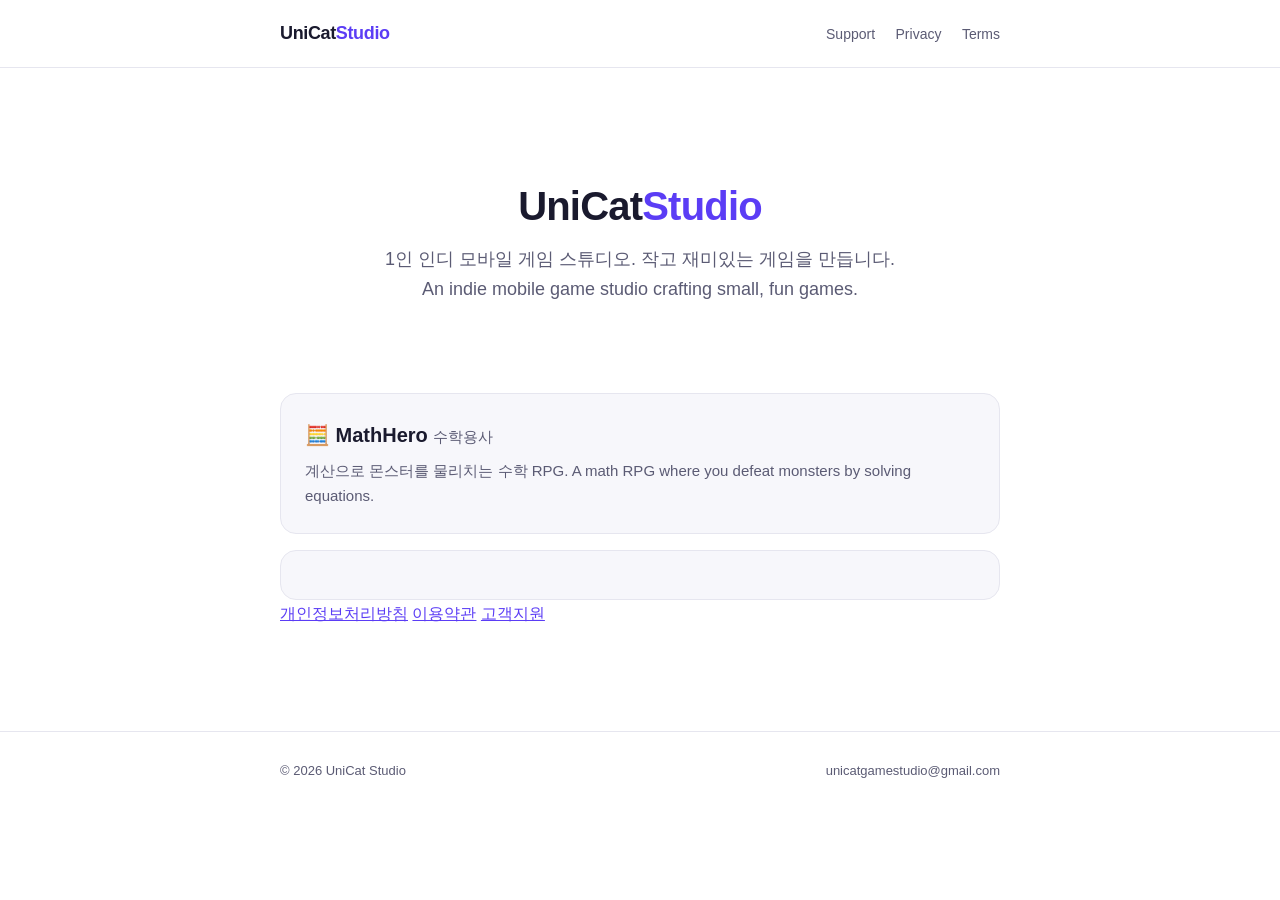
<file: index.html>
<!DOCTYPE html>
<html lang="ko">
<head>
  <meta charset="UTF-8">
  <meta name="viewport" content="width=device-width, initial-scale=1">
  <title>UniCat Studio</title>
  <meta name="description" content="UniCat Studio — indie mobile game studio. Makers of MathHero.">
  <link rel="stylesheet" href="style.css">
</head>
<body>
  <header class="site">
    <div class="wrap">
      <a class="brand" href="/">UniCat<span>Studio</span></a>
      <nav class="site">
        <a href="/mathhero/support.html">Support</a>
        <a href="/mathhero/privacy.html">Privacy</a>
        <a href="/mathhero/terms.html">Terms</a>
      </nav>
    </div>
  </header>

  <main>
    <div class="wrap">
      <section class="hero">
        <h1>UniCat<span style="color:var(--accent)">Studio</span></h1>
        <p>1인 인디 모바일 게임 스튜디오. 작고 재미있는 게임을 만듭니다.<br>An indie mobile game studio crafting small, fun games.</p>
      </section>

      <section class="games">
        <a class="game-card" href="/mathhero/support.html">
          <h3>🧮 MathHero <span style="color:var(--muted);font-weight:400;font-size:15px">수학용사</span></h3>
          <p>계산으로 몬스터를 물리치는 수학 RPG. A math RPG where you defeat monsters by solving equations.</p>
          <div class="links">
            <a href="/mathhero/privacy.html">개인정보처리방침</a>
            <a href="/mathhero/terms.html">이용약관</a>
            <a href="/mathhero/support.html">고객지원</a>
          </div>
        </a>
      </section>
    </div>
  </main>

  <footer class="site">
    <div class="wrap">
      <span>© 2026 UniCat Studio</span>
      <a href="mailto:unicatgamestudio@gmail.com">unicatgamestudio@gmail.com</a>
    </div>
  </footer>
</body>
</html>
</file>
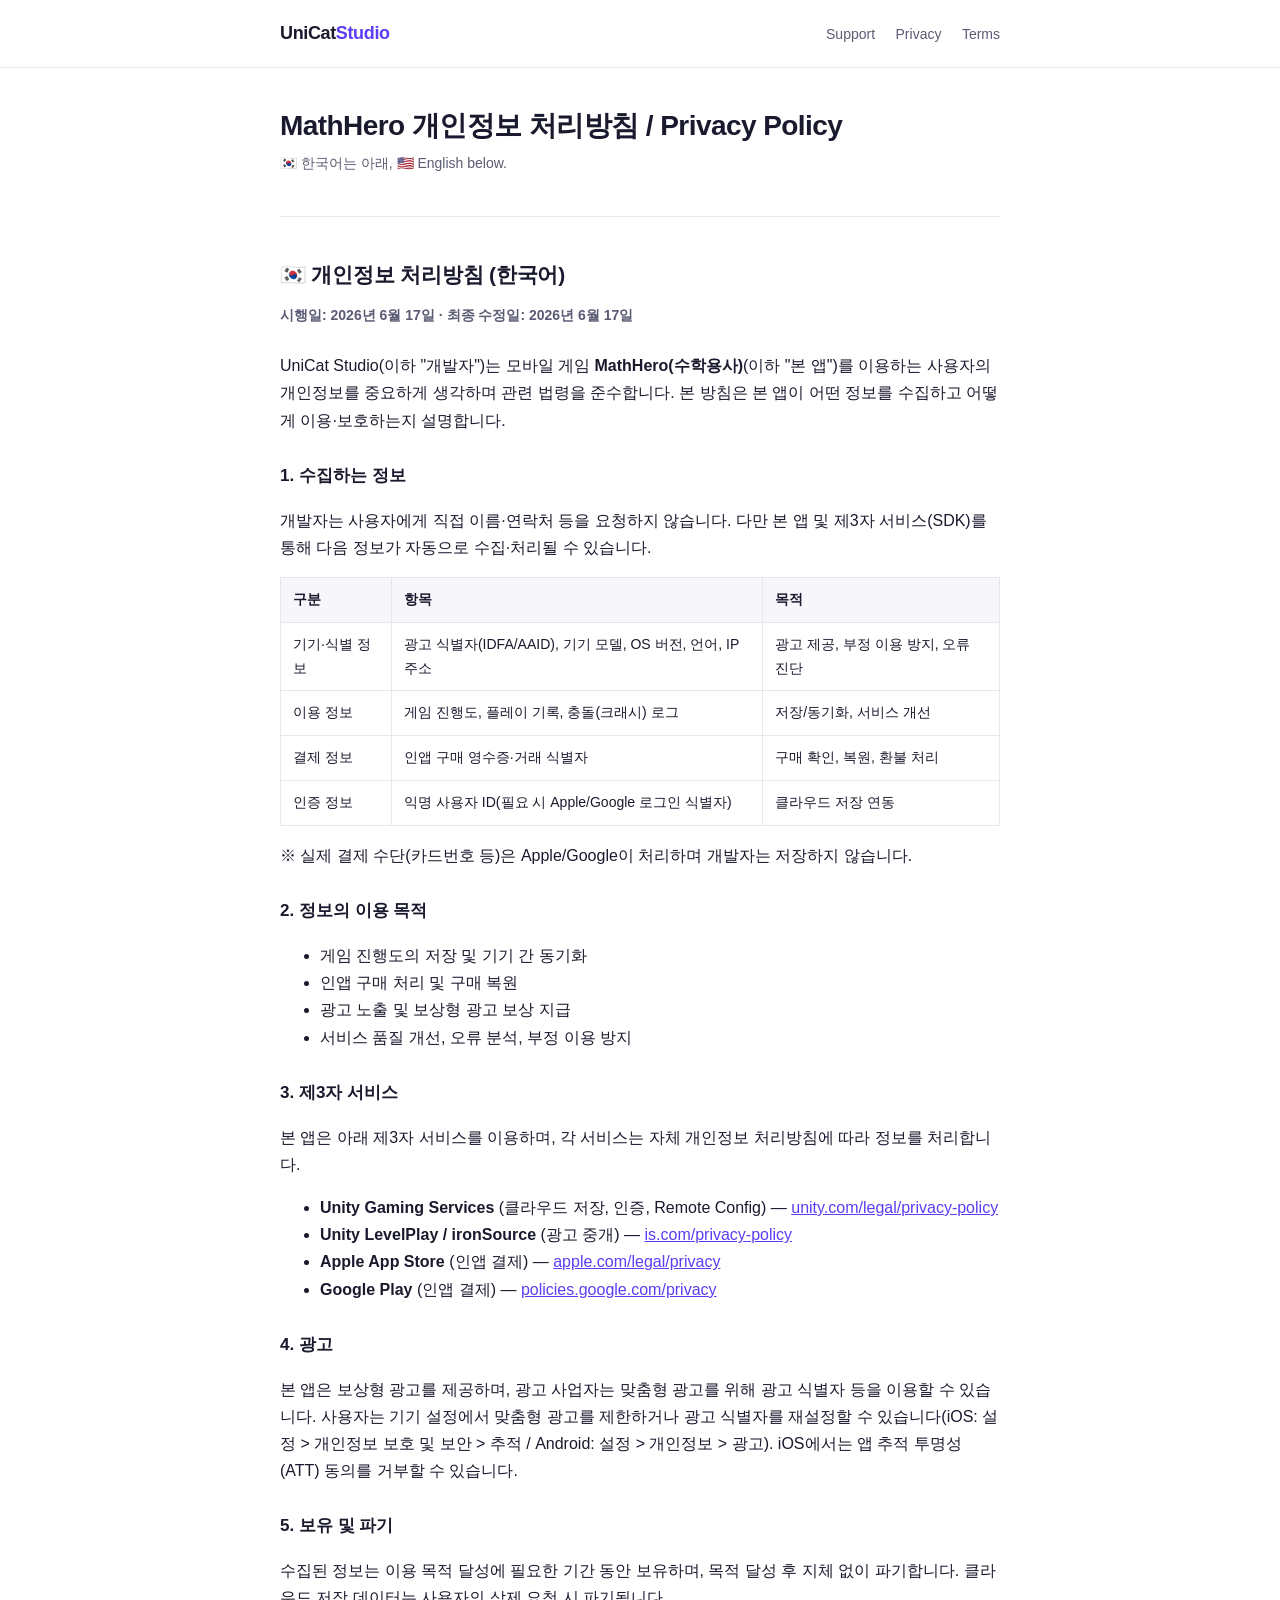
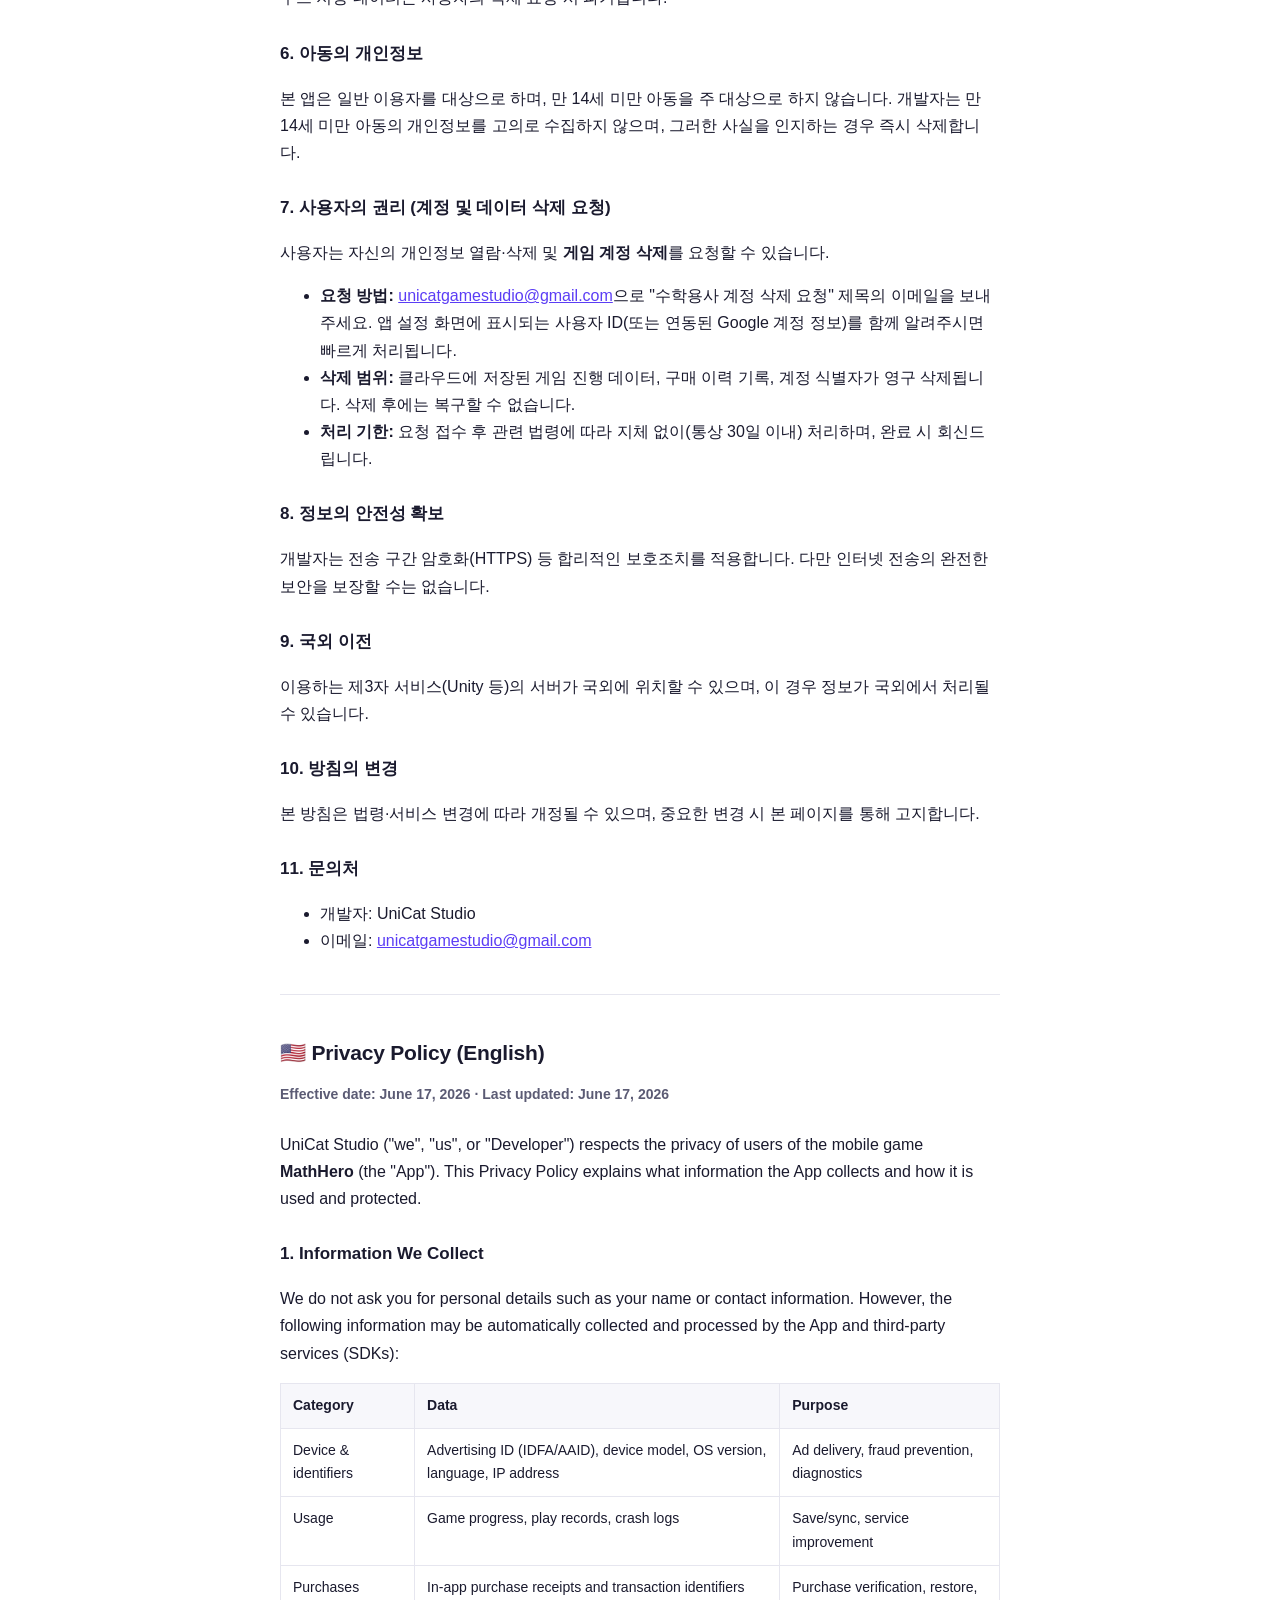
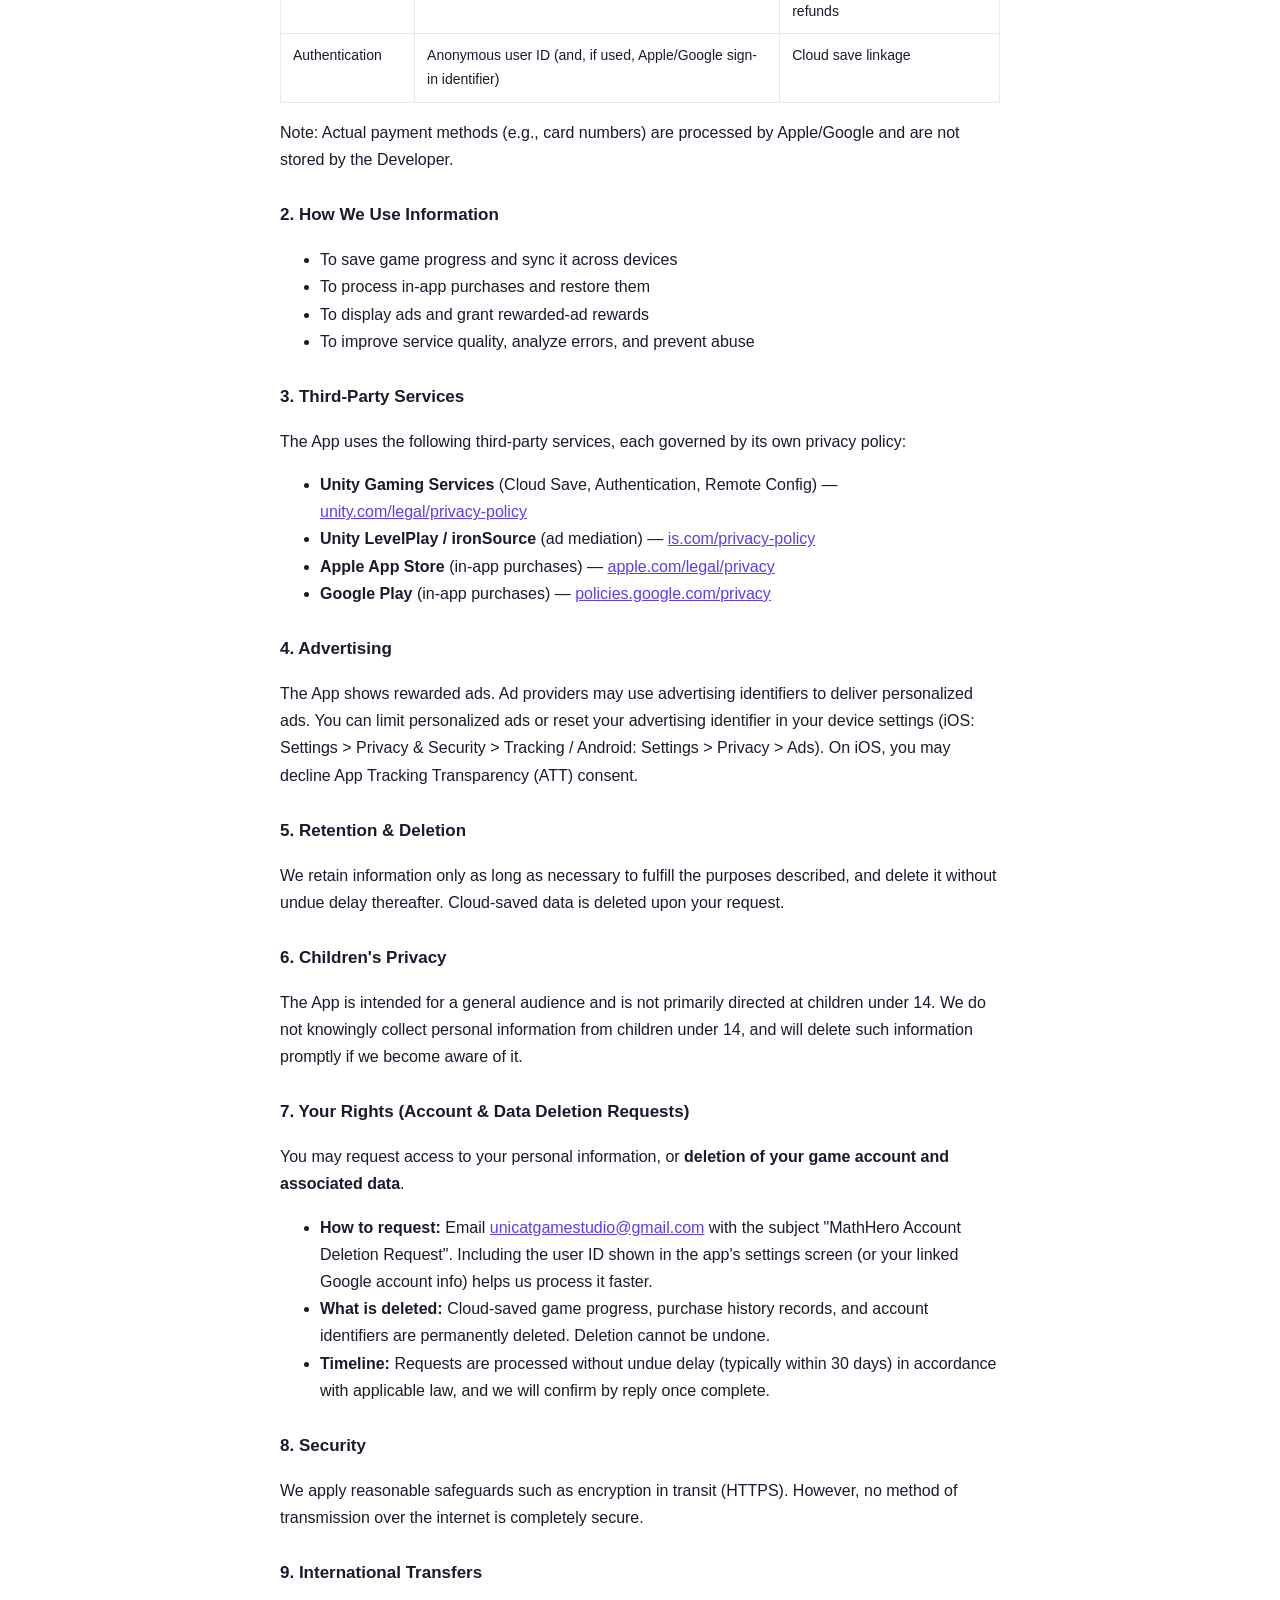
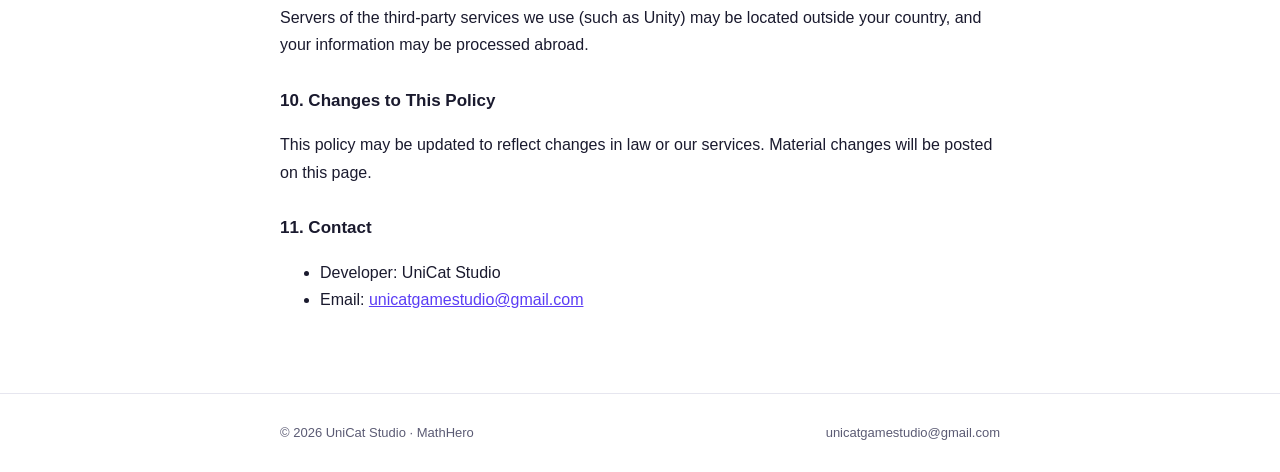
<file: mathhero/privacy.html>
<!DOCTYPE html>
<html lang="ko">
<head>
  <meta charset="UTF-8">
  <meta name="viewport" content="width=device-width, initial-scale=1">
  <title>MathHero 개인정보 처리방침 / Privacy Policy</title>
  <meta name="description" content="Privacy Policy for MathHero by UniCat Studio.">
  <link rel="stylesheet" href="../style.css">
</head>
<body>
  <header class="site">
    <div class="wrap">
      <a class="brand" href="/">UniCat<span>Studio</span></a>
      <nav class="site">
        <a href="/mathhero/support.html">Support</a>
        <a href="/mathhero/privacy.html">Privacy</a>
        <a href="/mathhero/terms.html">Terms</a>
      </nav>
    </div>
  </header>

  <main>
    <div class="wrap">
      <h1>MathHero 개인정보 처리방침 / Privacy Policy</h1>
      <blockquote>🇰🇷 한국어는 아래, 🇺🇸 English below.</blockquote>
      <hr>

      <h2>🇰🇷 개인정보 처리방침 (한국어)</h2>
      <p class="meta"><strong>시행일: 2026년 6월 17일 · 최종 수정일: 2026년 6월 17일</strong></p>
      <p>UniCat Studio(이하 "개발자")는 모바일 게임 <strong>MathHero(수학용사)</strong>(이하 "본 앱")를 이용하는 사용자의 개인정보를 중요하게 생각하며 관련 법령을 준수합니다. 본 방침은 본 앱이 어떤 정보를 수집하고 어떻게 이용·보호하는지 설명합니다.</p>

      <h3>1. 수집하는 정보</h3>
      <p>개발자는 사용자에게 직접 이름·연락처 등을 요청하지 않습니다. 다만 본 앱 및 제3자 서비스(SDK)를 통해 다음 정보가 자동으로 수집·처리될 수 있습니다.</p>
      <table>
        <thead><tr><th>구분</th><th>항목</th><th>목적</th></tr></thead>
        <tbody>
          <tr><td>기기·식별 정보</td><td>광고 식별자(IDFA/AAID), 기기 모델, OS 버전, 언어, IP 주소</td><td>광고 제공, 부정 이용 방지, 오류 진단</td></tr>
          <tr><td>이용 정보</td><td>게임 진행도, 플레이 기록, 충돌(크래시) 로그</td><td>저장/동기화, 서비스 개선</td></tr>
          <tr><td>결제 정보</td><td>인앱 구매 영수증·거래 식별자</td><td>구매 확인, 복원, 환불 처리</td></tr>
          <tr><td>인증 정보</td><td>익명 사용자 ID(필요 시 Apple/Google 로그인 식별자)</td><td>클라우드 저장 연동</td></tr>
        </tbody>
      </table>
      <p>※ 실제 결제 수단(카드번호 등)은 Apple/Google이 처리하며 개발자는 저장하지 않습니다.</p>

      <h3>2. 정보의 이용 목적</h3>
      <ul>
        <li>게임 진행도의 저장 및 기기 간 동기화</li>
        <li>인앱 구매 처리 및 구매 복원</li>
        <li>광고 노출 및 보상형 광고 보상 지급</li>
        <li>서비스 품질 개선, 오류 분석, 부정 이용 방지</li>
      </ul>

      <h3>3. 제3자 서비스</h3>
      <p>본 앱은 아래 제3자 서비스를 이용하며, 각 서비스는 자체 개인정보 처리방침에 따라 정보를 처리합니다.</p>
      <ul>
        <li><strong>Unity Gaming Services</strong> (클라우드 저장, 인증, Remote Config) — <a href="https://unity.com/legal/privacy-policy">unity.com/legal/privacy-policy</a></li>
        <li><strong>Unity LevelPlay / ironSource</strong> (광고 중개) — <a href="https://www.is.com/privacy-policy/">is.com/privacy-policy</a></li>
        <li><strong>Apple App Store</strong> (인앱 결제) — <a href="https://www.apple.com/legal/privacy/">apple.com/legal/privacy</a></li>
        <li><strong>Google Play</strong> (인앱 결제) — <a href="https://policies.google.com/privacy">policies.google.com/privacy</a></li>
      </ul>

      <h3>4. 광고</h3>
      <p>본 앱은 보상형 광고를 제공하며, 광고 사업자는 맞춤형 광고를 위해 광고 식별자 등을 이용할 수 있습니다. 사용자는 기기 설정에서 맞춤형 광고를 제한하거나 광고 식별자를 재설정할 수 있습니다(iOS: 설정 &gt; 개인정보 보호 및 보안 &gt; 추적 / Android: 설정 &gt; 개인정보 &gt; 광고). iOS에서는 앱 추적 투명성(ATT) 동의를 거부할 수 있습니다.</p>

      <h3>5. 보유 및 파기</h3>
      <p>수집된 정보는 이용 목적 달성에 필요한 기간 동안 보유하며, 목적 달성 후 지체 없이 파기합니다. 클라우드 저장 데이터는 사용자의 삭제 요청 시 파기됩니다.</p>

      <h3>6. 아동의 개인정보</h3>
      <p>본 앱은 일반 이용자를 대상으로 하며, 만 14세 미만 아동을 주 대상으로 하지 않습니다. 개발자는 만 14세 미만 아동의 개인정보를 고의로 수집하지 않으며, 그러한 사실을 인지하는 경우 즉시 삭제합니다.</p>

      <h3 id="delete-account">7. 사용자의 권리 (계정 및 데이터 삭제 요청)</h3>
      <p>사용자는 자신의 개인정보 열람·삭제 및 <strong>게임 계정 삭제</strong>를 요청할 수 있습니다.</p>
      <ul>
        <li><strong>요청 방법:</strong> <a href="mailto:unicatgamestudio@gmail.com">unicatgamestudio@gmail.com</a>으로 "수학용사 계정 삭제 요청" 제목의 이메일을 보내주세요. 앱 설정 화면에 표시되는 사용자 ID(또는 연동된 Google 계정 정보)를 함께 알려주시면 빠르게 처리됩니다.</li>
        <li><strong>삭제 범위:</strong> 클라우드에 저장된 게임 진행 데이터, 구매 이력 기록, 계정 식별자가 영구 삭제됩니다. 삭제 후에는 복구할 수 없습니다.</li>
        <li><strong>처리 기한:</strong> 요청 접수 후 관련 법령에 따라 지체 없이(통상 30일 이내) 처리하며, 완료 시 회신드립니다.</li>
      </ul>

      <h3>8. 정보의 안전성 확보</h3>
      <p>개발자는 전송 구간 암호화(HTTPS) 등 합리적인 보호조치를 적용합니다. 다만 인터넷 전송의 완전한 보안을 보장할 수는 없습니다.</p>

      <h3>9. 국외 이전</h3>
      <p>이용하는 제3자 서비스(Unity 등)의 서버가 국외에 위치할 수 있으며, 이 경우 정보가 국외에서 처리될 수 있습니다.</p>

      <h3>10. 방침의 변경</h3>
      <p>본 방침은 법령·서비스 변경에 따라 개정될 수 있으며, 중요한 변경 시 본 페이지를 통해 고지합니다.</p>

      <h3>11. 문의처</h3>
      <ul>
        <li>개발자: UniCat Studio</li>
        <li>이메일: <a href="mailto:unicatgamestudio@gmail.com">unicatgamestudio@gmail.com</a></li>
      </ul>

      <hr>

      <h2>🇺🇸 Privacy Policy (English)</h2>
      <p class="meta"><strong>Effective date: June 17, 2026 · Last updated: June 17, 2026</strong></p>
      <p>UniCat Studio ("we", "us", or "Developer") respects the privacy of users of the mobile game <strong>MathHero</strong> (the "App"). This Privacy Policy explains what information the App collects and how it is used and protected.</p>

      <h3>1. Information We Collect</h3>
      <p>We do not ask you for personal details such as your name or contact information. However, the following information may be automatically collected and processed by the App and third-party services (SDKs):</p>
      <table>
        <thead><tr><th>Category</th><th>Data</th><th>Purpose</th></tr></thead>
        <tbody>
          <tr><td>Device &amp; identifiers</td><td>Advertising ID (IDFA/AAID), device model, OS version, language, IP address</td><td>Ad delivery, fraud prevention, diagnostics</td></tr>
          <tr><td>Usage</td><td>Game progress, play records, crash logs</td><td>Save/sync, service improvement</td></tr>
          <tr><td>Purchases</td><td>In-app purchase receipts and transaction identifiers</td><td>Purchase verification, restore, refunds</td></tr>
          <tr><td>Authentication</td><td>Anonymous user ID (and, if used, Apple/Google sign-in identifier)</td><td>Cloud save linkage</td></tr>
        </tbody>
      </table>
      <p>Note: Actual payment methods (e.g., card numbers) are processed by Apple/Google and are not stored by the Developer.</p>

      <h3>2. How We Use Information</h3>
      <ul>
        <li>To save game progress and sync it across devices</li>
        <li>To process in-app purchases and restore them</li>
        <li>To display ads and grant rewarded-ad rewards</li>
        <li>To improve service quality, analyze errors, and prevent abuse</li>
      </ul>

      <h3>3. Third-Party Services</h3>
      <p>The App uses the following third-party services, each governed by its own privacy policy:</p>
      <ul>
        <li><strong>Unity Gaming Services</strong> (Cloud Save, Authentication, Remote Config) — <a href="https://unity.com/legal/privacy-policy">unity.com/legal/privacy-policy</a></li>
        <li><strong>Unity LevelPlay / ironSource</strong> (ad mediation) — <a href="https://www.is.com/privacy-policy/">is.com/privacy-policy</a></li>
        <li><strong>Apple App Store</strong> (in-app purchases) — <a href="https://www.apple.com/legal/privacy/">apple.com/legal/privacy</a></li>
        <li><strong>Google Play</strong> (in-app purchases) — <a href="https://policies.google.com/privacy">policies.google.com/privacy</a></li>
      </ul>

      <h3>4. Advertising</h3>
      <p>The App shows rewarded ads. Ad providers may use advertising identifiers to deliver personalized ads. You can limit personalized ads or reset your advertising identifier in your device settings (iOS: Settings &gt; Privacy &amp; Security &gt; Tracking / Android: Settings &gt; Privacy &gt; Ads). On iOS, you may decline App Tracking Transparency (ATT) consent.</p>

      <h3>5. Retention &amp; Deletion</h3>
      <p>We retain information only as long as necessary to fulfill the purposes described, and delete it without undue delay thereafter. Cloud-saved data is deleted upon your request.</p>

      <h3>6. Children's Privacy</h3>
      <p>The App is intended for a general audience and is not primarily directed at children under 14. We do not knowingly collect personal information from children under 14, and will delete such information promptly if we become aware of it.</p>

      <h3 id="delete-account-en">7. Your Rights (Account &amp; Data Deletion Requests)</h3>
      <p>You may request access to your personal information, or <strong>deletion of your game account and associated data</strong>.</p>
      <ul>
        <li><strong>How to request:</strong> Email <a href="mailto:unicatgamestudio@gmail.com">unicatgamestudio@gmail.com</a> with the subject "MathHero Account Deletion Request". Including the user ID shown in the app's settings screen (or your linked Google account info) helps us process it faster.</li>
        <li><strong>What is deleted:</strong> Cloud-saved game progress, purchase history records, and account identifiers are permanently deleted. Deletion cannot be undone.</li>
        <li><strong>Timeline:</strong> Requests are processed without undue delay (typically within 30 days) in accordance with applicable law, and we will confirm by reply once complete.</li>
      </ul>

      <h3>8. Security</h3>
      <p>We apply reasonable safeguards such as encryption in transit (HTTPS). However, no method of transmission over the internet is completely secure.</p>

      <h3>9. International Transfers</h3>
      <p>Servers of the third-party services we use (such as Unity) may be located outside your country, and your information may be processed abroad.</p>

      <h3>10. Changes to This Policy</h3>
      <p>This policy may be updated to reflect changes in law or our services. Material changes will be posted on this page.</p>

      <h3>11. Contact</h3>
      <ul>
        <li>Developer: UniCat Studio</li>
        <li>Email: <a href="mailto:unicatgamestudio@gmail.com">unicatgamestudio@gmail.com</a></li>
      </ul>
    </div>
  </main>

  <footer class="site">
    <div class="wrap">
      <span>© 2026 UniCat Studio · MathHero</span>
      <a href="mailto:unicatgamestudio@gmail.com">unicatgamestudio@gmail.com</a>
    </div>
  </footer>
</body>
</html>
</file>
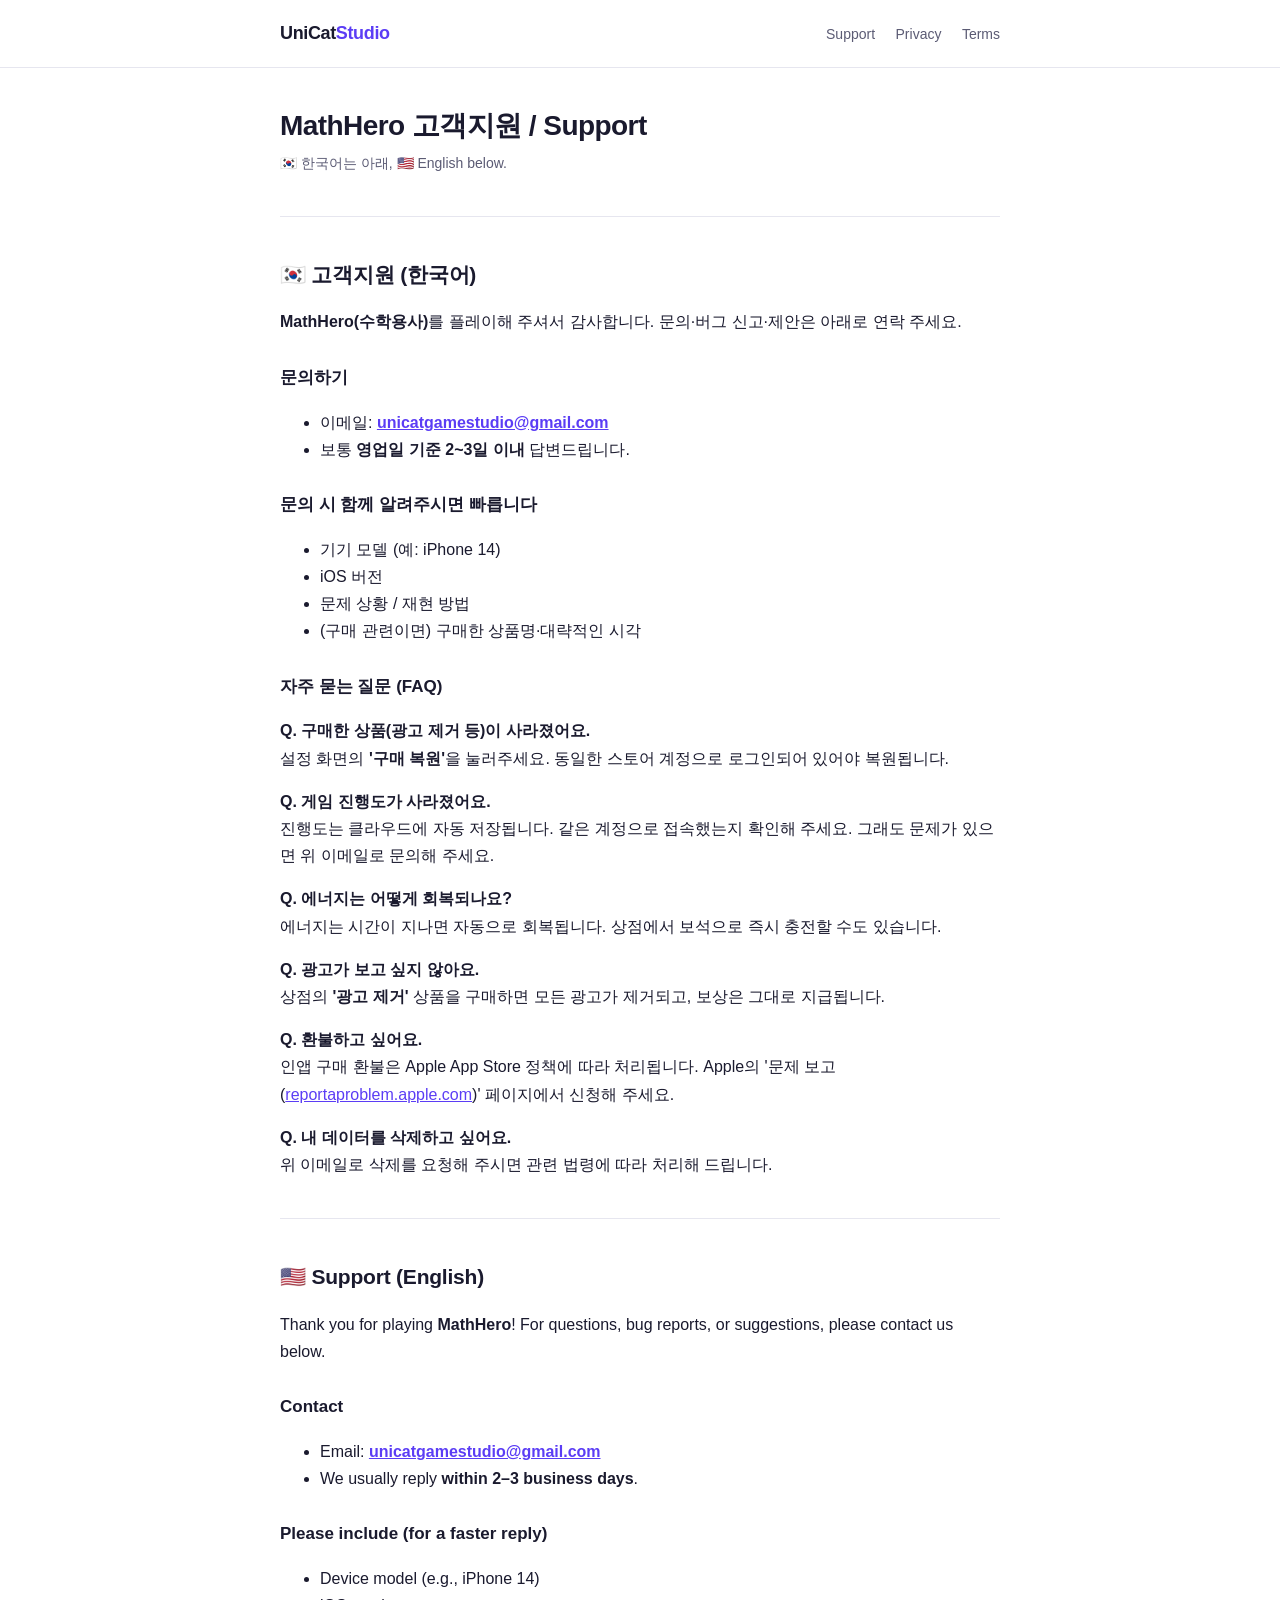
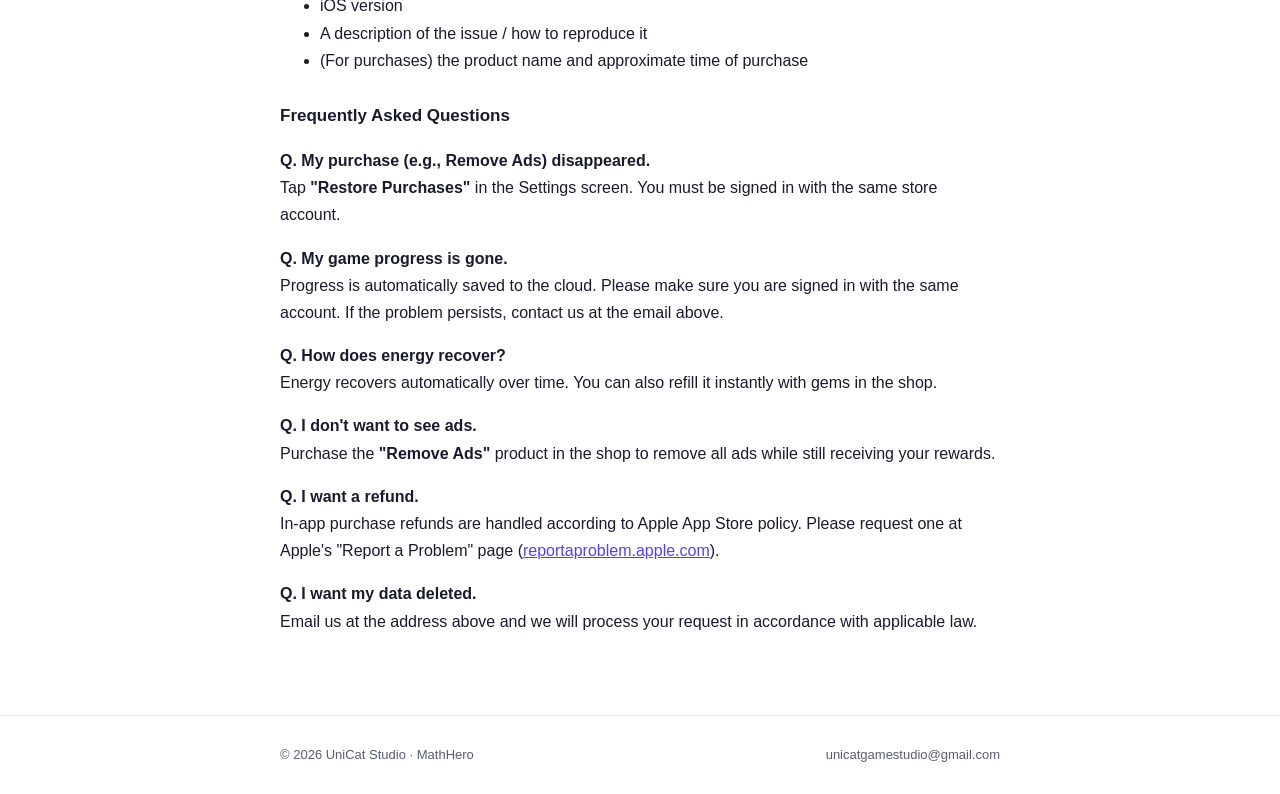
<file: mathhero/support.html>
<!DOCTYPE html>
<html lang="ko">
<head>
  <meta charset="UTF-8">
  <meta name="viewport" content="width=device-width, initial-scale=1">
  <title>MathHero 고객지원 / Support</title>
  <meta name="description" content="Support for MathHero by UniCat Studio.">
  <link rel="stylesheet" href="../style.css">
</head>
<body>
  <header class="site">
    <div class="wrap">
      <a class="brand" href="/">UniCat<span>Studio</span></a>
      <nav class="site">
        <a href="/mathhero/support.html">Support</a>
        <a href="/mathhero/privacy.html">Privacy</a>
        <a href="/mathhero/terms.html">Terms</a>
      </nav>
    </div>
  </header>

  <main>
    <div class="wrap">
      <h1>MathHero 고객지원 / Support</h1>
      <blockquote>🇰🇷 한국어는 아래, 🇺🇸 English below.</blockquote>
      <hr>

      <h2>🇰🇷 고객지원 (한국어)</h2>
      <p><strong>MathHero(수학용사)</strong>를 플레이해 주셔서 감사합니다. 문의·버그 신고·제안은 아래로 연락 주세요.</p>

      <h3>문의하기</h3>
      <ul>
        <li>이메일: <strong><a href="mailto:unicatgamestudio@gmail.com">unicatgamestudio@gmail.com</a></strong></li>
        <li>보통 <strong>영업일 기준 2~3일 이내</strong> 답변드립니다.</li>
      </ul>

      <h3>문의 시 함께 알려주시면 빠릅니다</h3>
      <ul>
        <li>기기 모델 (예: iPhone 14)</li>
        <li>iOS 버전</li>
        <li>문제 상황 / 재현 방법</li>
        <li>(구매 관련이면) 구매한 상품명·대략적인 시각</li>
      </ul>

      <h3>자주 묻는 질문 (FAQ)</h3>
      <p><strong>Q. 구매한 상품(광고 제거 등)이 사라졌어요.</strong><br>
        설정 화면의 <strong>'구매 복원'</strong>을 눌러주세요. 동일한 스토어 계정으로 로그인되어 있어야 복원됩니다.</p>
      <p><strong>Q. 게임 진행도가 사라졌어요.</strong><br>
        진행도는 클라우드에 자동 저장됩니다. 같은 계정으로 접속했는지 확인해 주세요. 그래도 문제가 있으면 위 이메일로 문의해 주세요.</p>
      <p><strong>Q. 에너지는 어떻게 회복되나요?</strong><br>
        에너지는 시간이 지나면 자동으로 회복됩니다. 상점에서 보석으로 즉시 충전할 수도 있습니다.</p>
      <p><strong>Q. 광고가 보고 싶지 않아요.</strong><br>
        상점의 <strong>'광고 제거'</strong> 상품을 구매하면 모든 광고가 제거되고, 보상은 그대로 지급됩니다.</p>
      <p><strong>Q. 환불하고 싶어요.</strong><br>
        인앱 구매 환불은 Apple App Store 정책에 따라 처리됩니다. Apple의 '문제 보고(<a href="https://reportaproblem.apple.com">reportaproblem.apple.com</a>)' 페이지에서 신청해 주세요.</p>
      <p><strong>Q. 내 데이터를 삭제하고 싶어요.</strong><br>
        위 이메일로 삭제를 요청해 주시면 관련 법령에 따라 처리해 드립니다.</p>

      <hr>

      <h2>🇺🇸 Support (English)</h2>
      <p>Thank you for playing <strong>MathHero</strong>! For questions, bug reports, or suggestions, please contact us below.</p>

      <h3>Contact</h3>
      <ul>
        <li>Email: <strong><a href="mailto:unicatgamestudio@gmail.com">unicatgamestudio@gmail.com</a></strong></li>
        <li>We usually reply <strong>within 2–3 business days</strong>.</li>
      </ul>

      <h3>Please include (for a faster reply)</h3>
      <ul>
        <li>Device model (e.g., iPhone 14)</li>
        <li>iOS version</li>
        <li>A description of the issue / how to reproduce it</li>
        <li>(For purchases) the product name and approximate time of purchase</li>
      </ul>

      <h3>Frequently Asked Questions</h3>
      <p><strong>Q. My purchase (e.g., Remove Ads) disappeared.</strong><br>
        Tap <strong>"Restore Purchases"</strong> in the Settings screen. You must be signed in with the same store account.</p>
      <p><strong>Q. My game progress is gone.</strong><br>
        Progress is automatically saved to the cloud. Please make sure you are signed in with the same account. If the problem persists, contact us at the email above.</p>
      <p><strong>Q. How does energy recover?</strong><br>
        Energy recovers automatically over time. You can also refill it instantly with gems in the shop.</p>
      <p><strong>Q. I don't want to see ads.</strong><br>
        Purchase the <strong>"Remove Ads"</strong> product in the shop to remove all ads while still receiving your rewards.</p>
      <p><strong>Q. I want a refund.</strong><br>
        In-app purchase refunds are handled according to Apple App Store policy. Please request one at Apple's "Report a Problem" page (<a href="https://reportaproblem.apple.com">reportaproblem.apple.com</a>).</p>
      <p><strong>Q. I want my data deleted.</strong><br>
        Email us at the address above and we will process your request in accordance with applicable law.</p>
    </div>
  </main>

  <footer class="site">
    <div class="wrap">
      <span>© 2026 UniCat Studio · MathHero</span>
      <a href="mailto:unicatgamestudio@gmail.com">unicatgamestudio@gmail.com</a>
    </div>
  </footer>
</body>
</html>
</file>
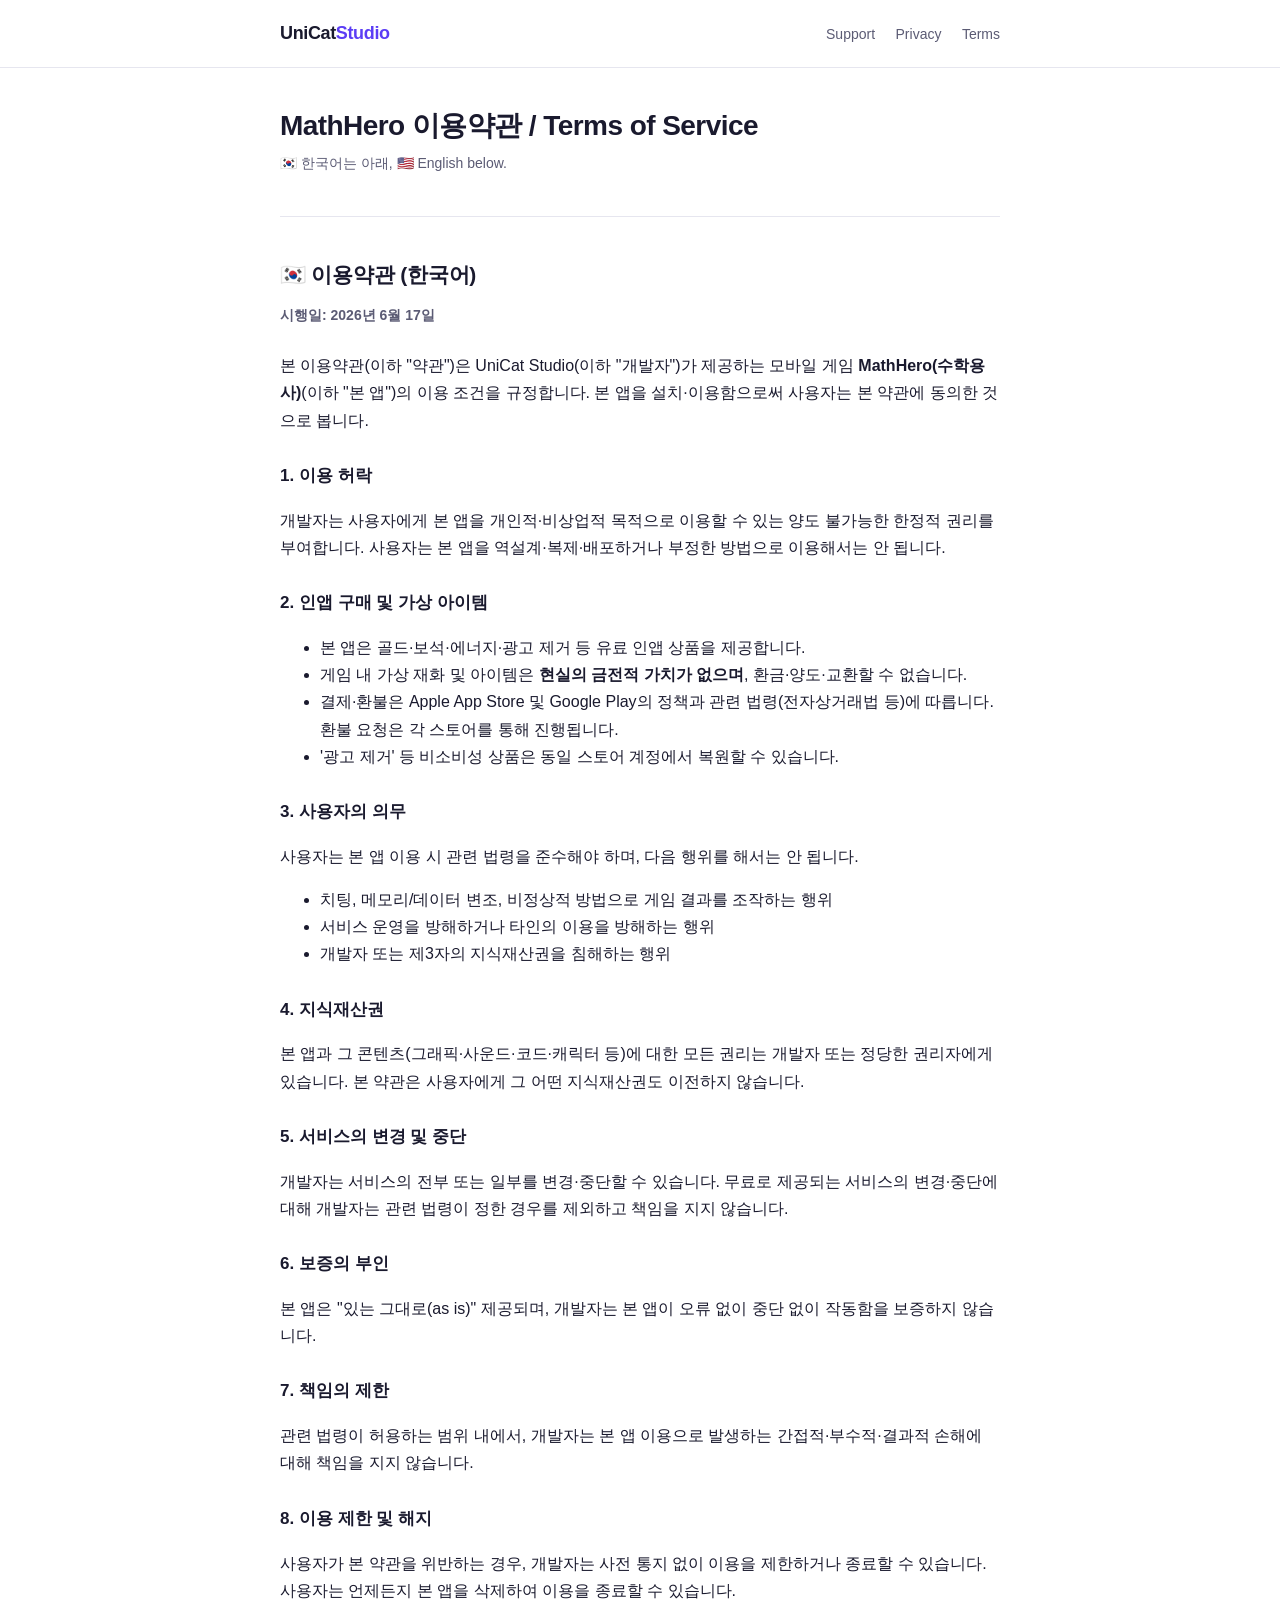
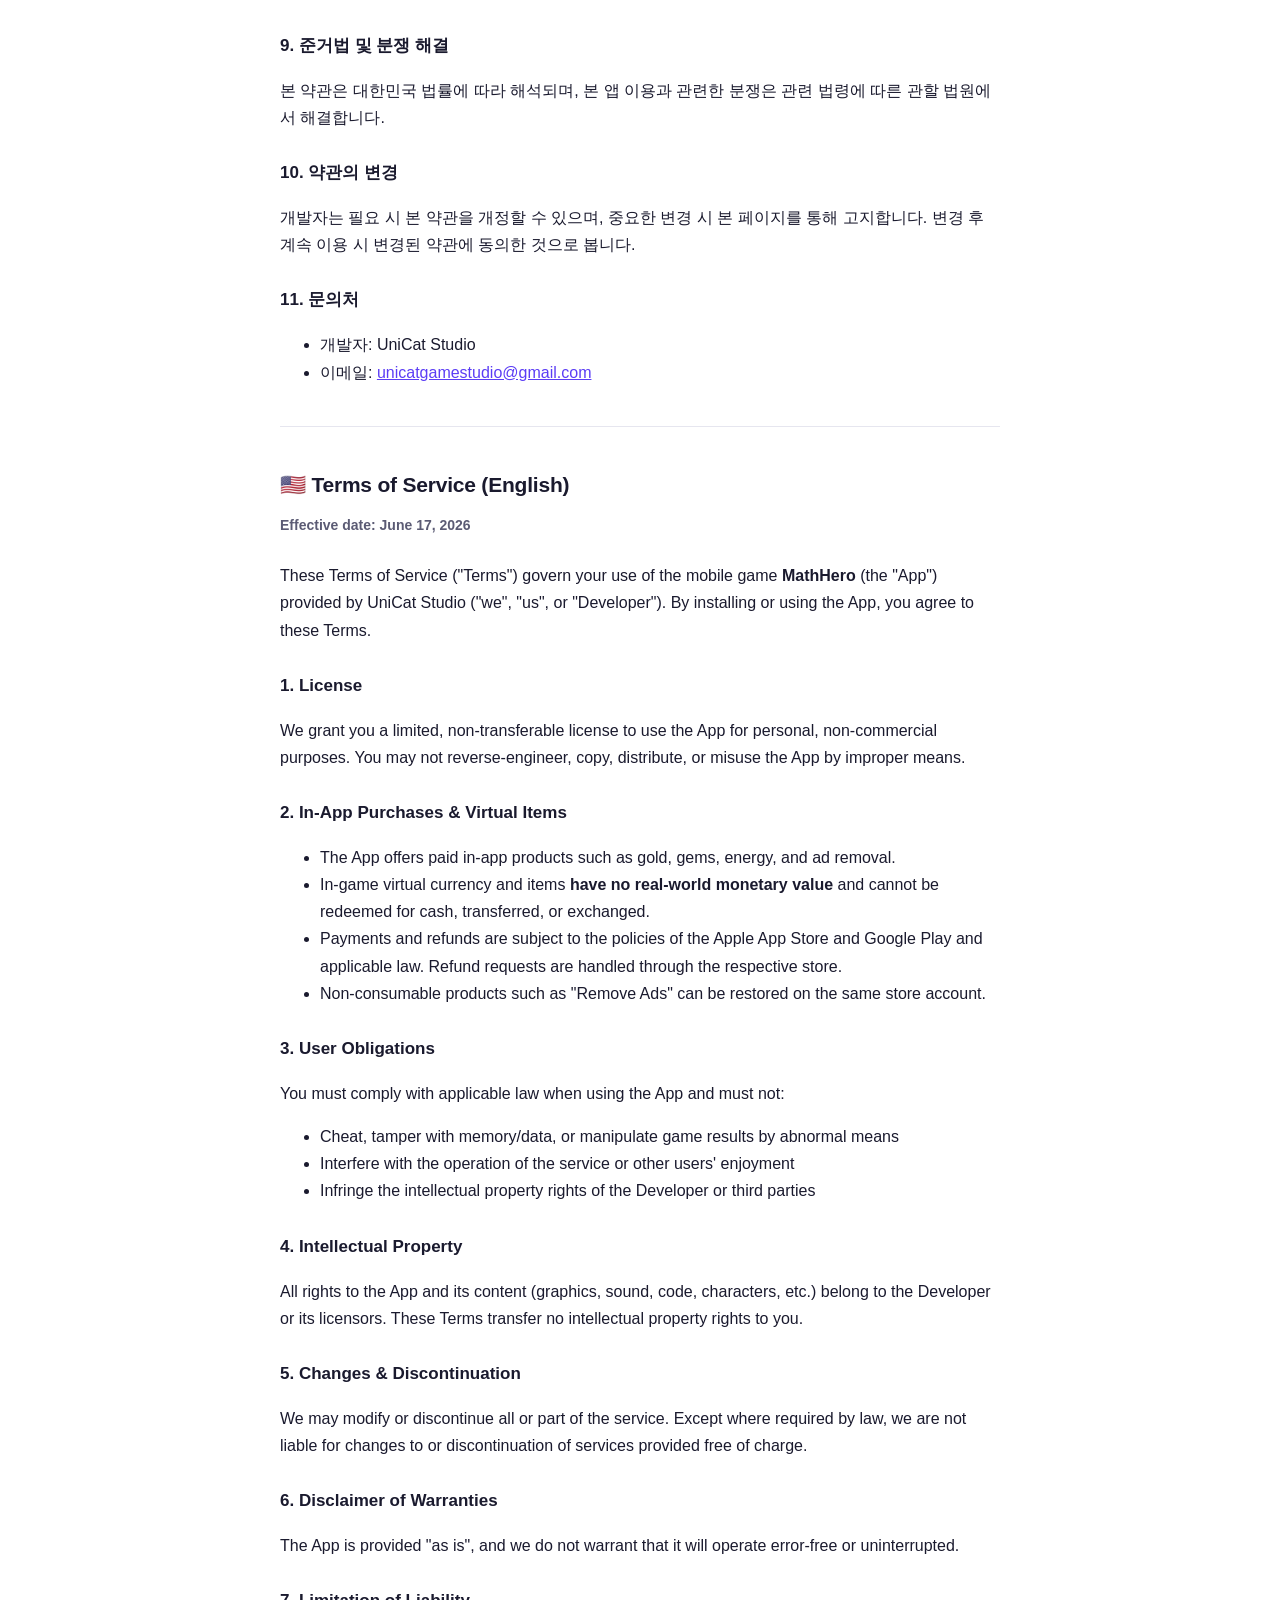
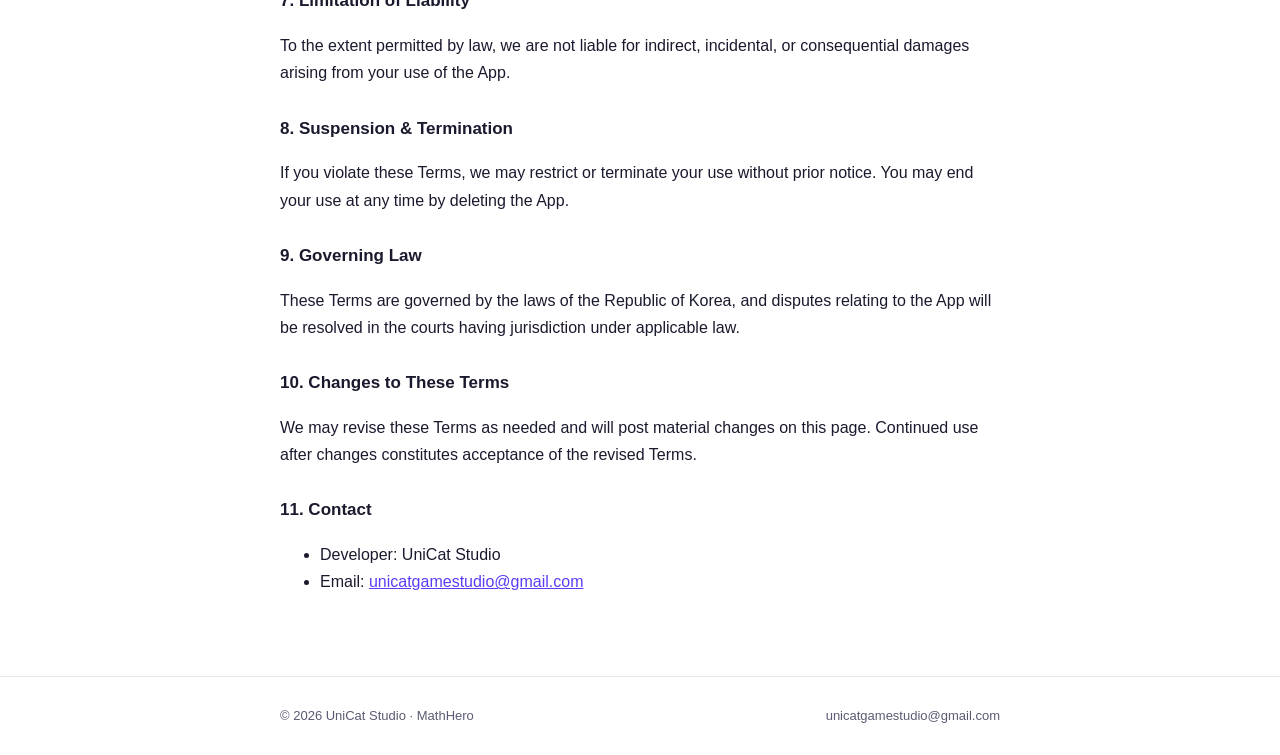
<file: mathhero/terms.html>
<!DOCTYPE html>
<html lang="ko">
<head>
  <meta charset="UTF-8">
  <meta name="viewport" content="width=device-width, initial-scale=1">
  <title>MathHero 이용약관 / Terms of Service</title>
  <meta name="description" content="Terms of Service for MathHero by UniCat Studio.">
  <link rel="stylesheet" href="../style.css">
</head>
<body>
  <header class="site">
    <div class="wrap">
      <a class="brand" href="/">UniCat<span>Studio</span></a>
      <nav class="site">
        <a href="/mathhero/support.html">Support</a>
        <a href="/mathhero/privacy.html">Privacy</a>
        <a href="/mathhero/terms.html">Terms</a>
      </nav>
    </div>
  </header>

  <main>
    <div class="wrap">
      <h1>MathHero 이용약관 / Terms of Service</h1>
      <blockquote>🇰🇷 한국어는 아래, 🇺🇸 English below.</blockquote>
      <hr>

      <h2>🇰🇷 이용약관 (한국어)</h2>
      <p class="meta"><strong>시행일: 2026년 6월 17일</strong></p>
      <p>본 이용약관(이하 "약관")은 UniCat Studio(이하 "개발자")가 제공하는 모바일 게임 <strong>MathHero(수학용사)</strong>(이하 "본 앱")의 이용 조건을 규정합니다. 본 앱을 설치·이용함으로써 사용자는 본 약관에 동의한 것으로 봅니다.</p>

      <h3>1. 이용 허락</h3>
      <p>개발자는 사용자에게 본 앱을 개인적·비상업적 목적으로 이용할 수 있는 양도 불가능한 한정적 권리를 부여합니다. 사용자는 본 앱을 역설계·복제·배포하거나 부정한 방법으로 이용해서는 안 됩니다.</p>

      <h3>2. 인앱 구매 및 가상 아이템</h3>
      <ul>
        <li>본 앱은 골드·보석·에너지·광고 제거 등 유료 인앱 상품을 제공합니다.</li>
        <li>게임 내 가상 재화 및 아이템은 <strong>현실의 금전적 가치가 없으며</strong>, 환금·양도·교환할 수 없습니다.</li>
        <li>결제·환불은 Apple App Store 및 Google Play의 정책과 관련 법령(전자상거래법 등)에 따릅니다. 환불 요청은 각 스토어를 통해 진행됩니다.</li>
        <li>'광고 제거' 등 비소비성 상품은 동일 스토어 계정에서 복원할 수 있습니다.</li>
      </ul>

      <h3>3. 사용자의 의무</h3>
      <p>사용자는 본 앱 이용 시 관련 법령을 준수해야 하며, 다음 행위를 해서는 안 됩니다.</p>
      <ul>
        <li>치팅, 메모리/데이터 변조, 비정상적 방법으로 게임 결과를 조작하는 행위</li>
        <li>서비스 운영을 방해하거나 타인의 이용을 방해하는 행위</li>
        <li>개발자 또는 제3자의 지식재산권을 침해하는 행위</li>
      </ul>

      <h3>4. 지식재산권</h3>
      <p>본 앱과 그 콘텐츠(그래픽·사운드·코드·캐릭터 등)에 대한 모든 권리는 개발자 또는 정당한 권리자에게 있습니다. 본 약관은 사용자에게 그 어떤 지식재산권도 이전하지 않습니다.</p>

      <h3>5. 서비스의 변경 및 중단</h3>
      <p>개발자는 서비스의 전부 또는 일부를 변경·중단할 수 있습니다. 무료로 제공되는 서비스의 변경·중단에 대해 개발자는 관련 법령이 정한 경우를 제외하고 책임을 지지 않습니다.</p>

      <h3>6. 보증의 부인</h3>
      <p>본 앱은 "있는 그대로(as is)" 제공되며, 개발자는 본 앱이 오류 없이 중단 없이 작동함을 보증하지 않습니다.</p>

      <h3>7. 책임의 제한</h3>
      <p>관련 법령이 허용하는 범위 내에서, 개발자는 본 앱 이용으로 발생하는 간접적·부수적·결과적 손해에 대해 책임을 지지 않습니다.</p>

      <h3>8. 이용 제한 및 해지</h3>
      <p>사용자가 본 약관을 위반하는 경우, 개발자는 사전 통지 없이 이용을 제한하거나 종료할 수 있습니다. 사용자는 언제든지 본 앱을 삭제하여 이용을 종료할 수 있습니다.</p>

      <h3>9. 준거법 및 분쟁 해결</h3>
      <p>본 약관은 대한민국 법률에 따라 해석되며, 본 앱 이용과 관련한 분쟁은 관련 법령에 따른 관할 법원에서 해결합니다.</p>

      <h3>10. 약관의 변경</h3>
      <p>개발자는 필요 시 본 약관을 개정할 수 있으며, 중요한 변경 시 본 페이지를 통해 고지합니다. 변경 후 계속 이용 시 변경된 약관에 동의한 것으로 봅니다.</p>

      <h3>11. 문의처</h3>
      <ul>
        <li>개발자: UniCat Studio</li>
        <li>이메일: <a href="mailto:unicatgamestudio@gmail.com">unicatgamestudio@gmail.com</a></li>
      </ul>

      <hr>

      <h2>🇺🇸 Terms of Service (English)</h2>
      <p class="meta"><strong>Effective date: June 17, 2026</strong></p>
      <p>These Terms of Service ("Terms") govern your use of the mobile game <strong>MathHero</strong> (the "App") provided by UniCat Studio ("we", "us", or "Developer"). By installing or using the App, you agree to these Terms.</p>

      <h3>1. License</h3>
      <p>We grant you a limited, non-transferable license to use the App for personal, non-commercial purposes. You may not reverse-engineer, copy, distribute, or misuse the App by improper means.</p>

      <h3>2. In-App Purchases &amp; Virtual Items</h3>
      <ul>
        <li>The App offers paid in-app products such as gold, gems, energy, and ad removal.</li>
        <li>In-game virtual currency and items <strong>have no real-world monetary value</strong> and cannot be redeemed for cash, transferred, or exchanged.</li>
        <li>Payments and refunds are subject to the policies of the Apple App Store and Google Play and applicable law. Refund requests are handled through the respective store.</li>
        <li>Non-consumable products such as "Remove Ads" can be restored on the same store account.</li>
      </ul>

      <h3>3. User Obligations</h3>
      <p>You must comply with applicable law when using the App and must not:</p>
      <ul>
        <li>Cheat, tamper with memory/data, or manipulate game results by abnormal means</li>
        <li>Interfere with the operation of the service or other users' enjoyment</li>
        <li>Infringe the intellectual property rights of the Developer or third parties</li>
      </ul>

      <h3>4. Intellectual Property</h3>
      <p>All rights to the App and its content (graphics, sound, code, characters, etc.) belong to the Developer or its licensors. These Terms transfer no intellectual property rights to you.</p>

      <h3>5. Changes &amp; Discontinuation</h3>
      <p>We may modify or discontinue all or part of the service. Except where required by law, we are not liable for changes to or discontinuation of services provided free of charge.</p>

      <h3>6. Disclaimer of Warranties</h3>
      <p>The App is provided "as is", and we do not warrant that it will operate error-free or uninterrupted.</p>

      <h3>7. Limitation of Liability</h3>
      <p>To the extent permitted by law, we are not liable for indirect, incidental, or consequential damages arising from your use of the App.</p>

      <h3>8. Suspension &amp; Termination</h3>
      <p>If you violate these Terms, we may restrict or terminate your use without prior notice. You may end your use at any time by deleting the App.</p>

      <h3>9. Governing Law</h3>
      <p>These Terms are governed by the laws of the Republic of Korea, and disputes relating to the App will be resolved in the courts having jurisdiction under applicable law.</p>

      <h3>10. Changes to These Terms</h3>
      <p>We may revise these Terms as needed and will post material changes on this page. Continued use after changes constitutes acceptance of the revised Terms.</p>

      <h3>11. Contact</h3>
      <ul>
        <li>Developer: UniCat Studio</li>
        <li>Email: <a href="mailto:unicatgamestudio@gmail.com">unicatgamestudio@gmail.com</a></li>
      </ul>
    </div>
  </main>

  <footer class="site">
    <div class="wrap">
      <span>© 2026 UniCat Studio · MathHero</span>
      <a href="mailto:unicatgamestudio@gmail.com">unicatgamestudio@gmail.com</a>
    </div>
  </footer>
</body>
</html>
</file>
<file: style.css>
/* UniCat Studio — 공통 스타일 (정적 사이트) */
:root {
  --bg: #ffffff;
  --fg: #1a1a2e;
  --muted: #5b5b74;
  --accent: #5b3df5;
  --border: #e6e6ef;
  --card: #f7f7fb;
  --max: 760px;
}
@media (prefers-color-scheme: dark) {
  :root {
    --bg: #0f0f1a;
    --fg: #ececf4;
    --muted: #a0a0b8;
    --accent: #9d8bff;
    --border: #26263a;
    --card: #17172a;
  }
}
* { box-sizing: border-box; }
html { -webkit-text-size-adjust: 100%; }
body {
  margin: 0;
  background: var(--bg);
  color: var(--fg);
  font-family: -apple-system, BlinkMacSystemFont, "Segoe UI", "Apple SD Gothic Neo",
    "Malgun Gothic", Roboto, sans-serif;
  line-height: 1.7;
  font-size: 16px;
}
.wrap { max-width: var(--max); margin: 0 auto; padding: 0 20px; }

/* 헤더 */
header.site {
  border-bottom: 1px solid var(--border);
  padding: 18px 0;
  position: sticky; top: 0;
  background: color-mix(in srgb, var(--bg) 88%, transparent);
  backdrop-filter: saturate(1.4) blur(8px);
  z-index: 10;
}
header.site .wrap { display: flex; align-items: center; justify-content: space-between; gap: 16px; }
.brand { font-weight: 800; letter-spacing: -0.02em; color: var(--fg); text-decoration: none; font-size: 18px; }
.brand span { color: var(--accent); }
nav.site a { color: var(--muted); text-decoration: none; margin-left: 16px; font-size: 14px; }
nav.site a:hover { color: var(--accent); }

/* 본문 */
main { padding: 40px 0 64px; }
h1 { font-size: 28px; line-height: 1.3; letter-spacing: -0.02em; margin: 0 0 8px; }
h2 { font-size: 21px; margin: 40px 0 12px; letter-spacing: -0.01em; }
h3 { font-size: 17px; margin: 28px 0 8px; }
p, li { color: var(--fg); }
a { color: var(--accent); }
.meta { color: var(--muted); font-size: 14px; margin: 0 0 24px; }
hr { border: none; border-top: 1px solid var(--border); margin: 40px 0; }
table { width: 100%; border-collapse: collapse; margin: 16px 0; font-size: 14px; display: block; overflow-x: auto; }
th, td { border: 1px solid var(--border); padding: 10px 12px; text-align: left; vertical-align: top; }
th { background: var(--card); font-weight: 700; }
blockquote { margin: 0 0 24px; color: var(--muted); font-size: 14px; }
code { background: var(--card); padding: 1px 6px; border-radius: 5px; font-size: 0.9em; }

/* 랜딩 히어로 */
.hero { text-align: center; padding: 72px 0 48px; }
.hero h1 { font-size: 40px; }
.hero p { color: var(--muted); font-size: 18px; max-width: 520px; margin: 12px auto 0; }
.games { display: grid; gap: 16px; margin: 40px 0; }
.game-card {
  border: 1px solid var(--border); border-radius: 16px; padding: 24px; background: var(--card);
  text-decoration: none; color: var(--fg); display: block; transition: border-color .15s;
}
.game-card:hover { border-color: var(--accent); }
.game-card h3 { margin: 0 0 6px; font-size: 20px; }
.game-card p { margin: 0; color: var(--muted); font-size: 15px; }
.game-card .links { margin-top: 12px; font-size: 14px; }
.game-card .links a { margin-right: 14px; }

/* 푸터 */
footer.site { border-top: 1px solid var(--border); padding: 28px 0; color: var(--muted); font-size: 13px; }
footer.site .wrap { display: flex; flex-wrap: wrap; gap: 8px 20px; justify-content: space-between; }
footer.site a { color: var(--muted); text-decoration: none; }
footer.site a:hover { color: var(--accent); }
</file>
